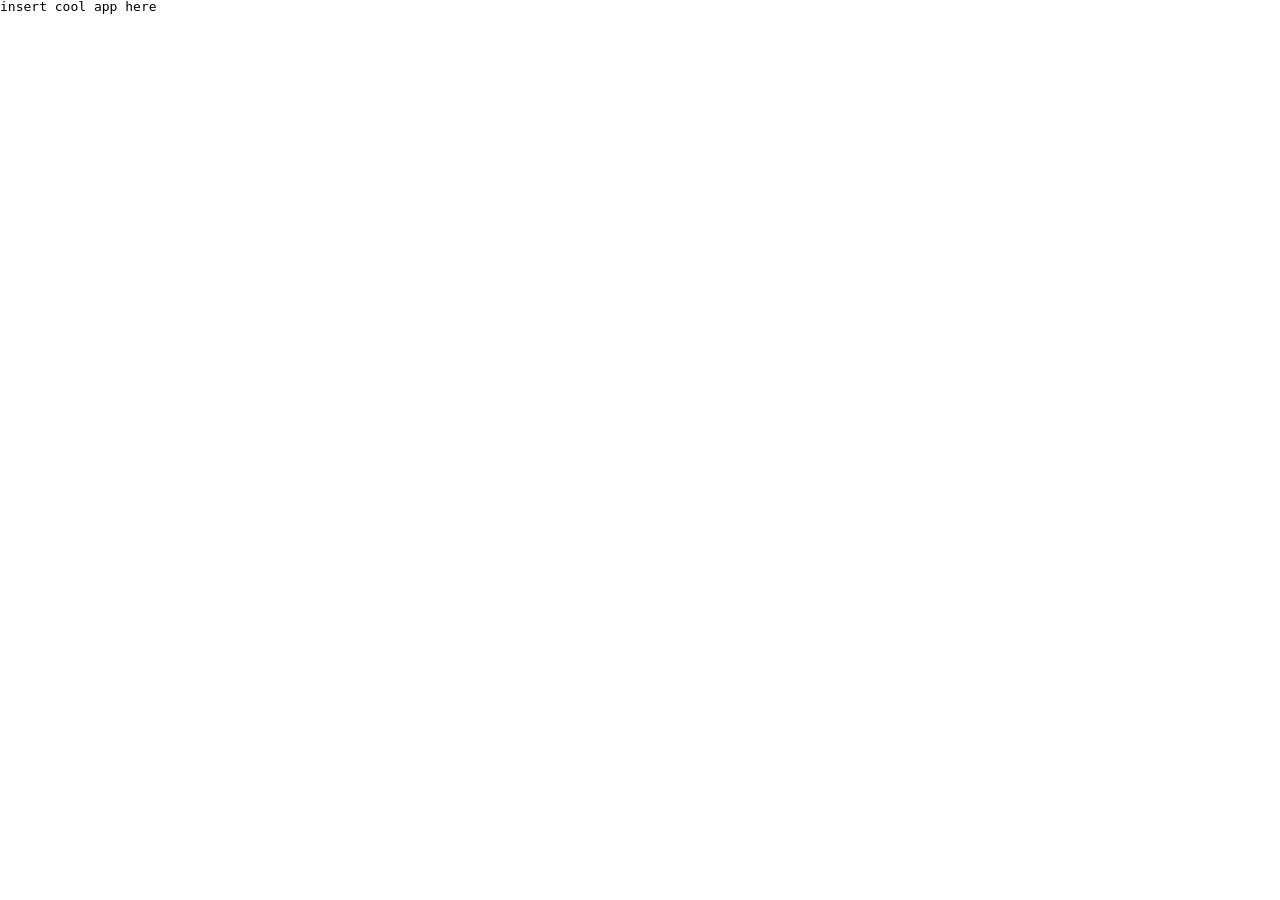
<file: index.html>
<!DOCTYPE html>
<html lang="en">
  <head>
    <meta charset="UTF-8" />
    <meta http-equiv="X-UA-Compatible" content="IE=edge" />
    <meta name="viewport" content="width=device-width, initial-scale=1.0" />
    <title>Design system example</title>
    <link
      rel="stylesheet"
      href="https://fonts.googleapis.com/css2?family=Noto+Serif:ital,wght@0,400;0,700;1,400;1,700&family=Oxygen:wght@300;400;700&display=swap"
    />
    <link rel="stylesheet" href="styles/style.css" />
  </head>
  <body>
    <pre>insert cool app here</pre>
  </body>
</html>
</file>
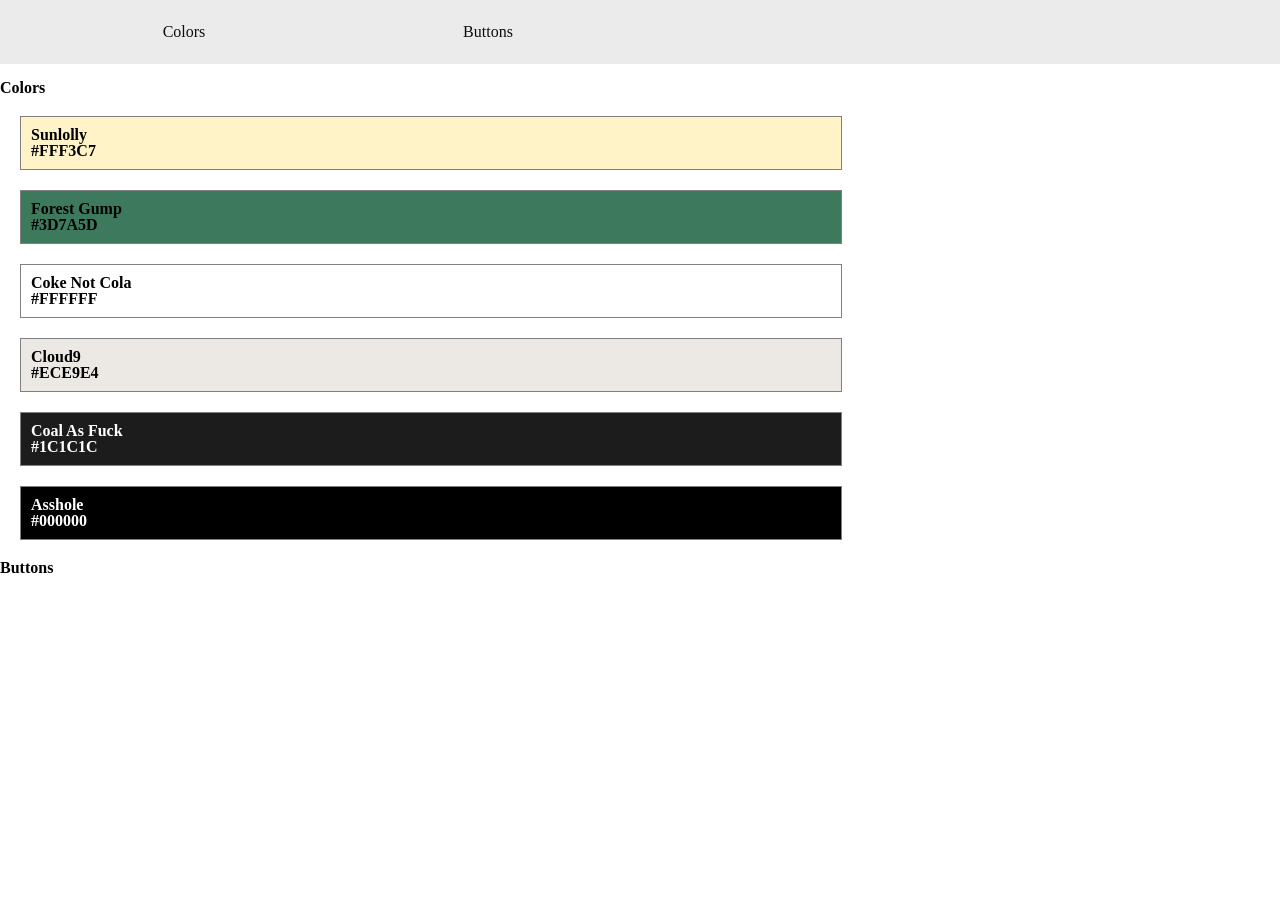
<file: styleguide/index.html>
<!DOCTYPE html>
<html lang="en">
  <head>
    <meta charset="UTF-8" />
    <meta http-equiv="X-UA-Compatible" content="IE=edge" />
    <meta name="viewport" content="width=device-width, initial-scale=1.0" />
    <title>Design system example</title>
    <link
      rel="stylesheet"
      href="https://fonts.googleapis.com/css2?family=Noto+Serif:ital,wght@0,400;0,700;1,400;1,700&family=Oxygen:wght@300;400;700&display=swap"
    />
    <link rel="stylesheet" href="../styles/style.css" />
    <link rel="stylesheet" href="styleguide.css" />
  </head>
  <body>
    <header>
      <nav class="menu">
        <ul class="menu__list">
          <li class="menu__item">
            <a href="#colors" class="menu__link">Colors</a>
          </li>
          <li class="menu__item">
            <a href="#buttons" class="menu__link">Buttons</a>
          </li>
        </ul>
      </nav>
    </header>
    <section class="module" id="colors">
      <h2 class="title">Colors</h2>
      <article class="color --sunlolly">
        <h3 class="color__title">Sunlolly</h3>
        <h4 class="color__code">#fff3c7</h4>
      </article>

      <article class="color --forestgump">
        <h3 class="color__title">Forest Gump</h3>
        <h4 class="color__code">#3d7a5d</h4>
      </article>

      <article class="color --cokenotcola">
        <h3 class="color__title">Coke Not Cola</h3>
        <h4 class="color__code">#ffffff</h4>
      </article>

      <article class="color --cloud9">
        <h3 class="color__title">Cloud9</h3>
        <h4 class="color__code">#ece9e4</h4>
      </article>

      <article class="color --coalasfuck">
        <h3 class="color__title">Coal As Fuck</h3>
        <h4 class="color__code">#1c1c1c</h4>
      </article>

      <article class="color --asshole">
        <h3 class="color__title">Asshole</h3>
        <h4 class="color__code">#000000</h4>
      </article>
    </section>
    <section class="module" id="buttons">
      <h2 class="title">Buttons</h2>
    </section>
  </body>
</html>
</file>
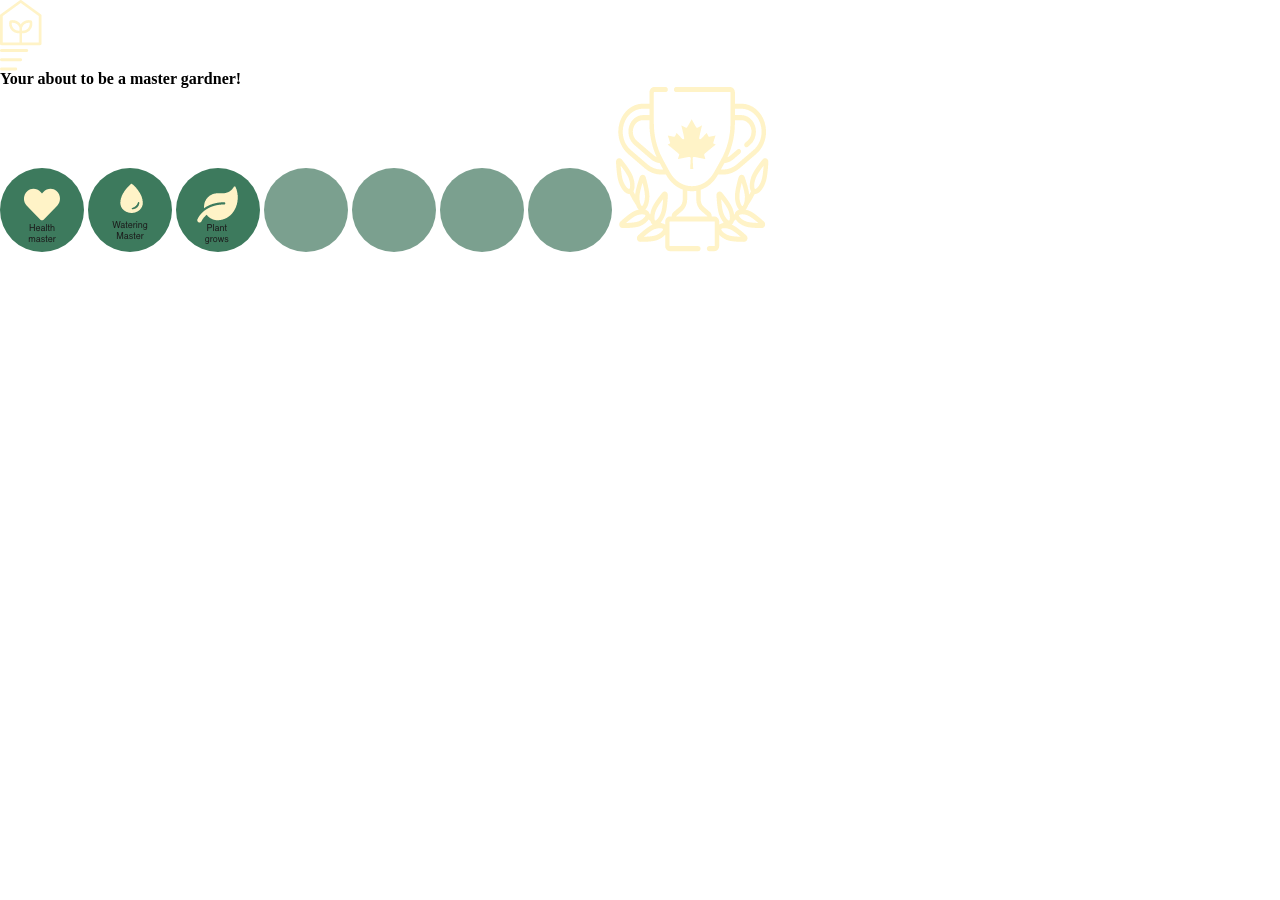
<file: diplom.html>
<!DOCTYPE html>
<html lang="en">
  <head>
    <meta charset="UTF-8" />
    <meta name="viewport" content="width=device-width, initial-scale=1.0" />
    <link
      rel="stylesheet"
      href="https://fonts.googleapis.com/css2?family=Noto+Serif:ital,wght@0,400;0,700;1,400;1,700&family=Oxygen:wght@300;400;700&display=swap"
    />
    <link rel="stylesheet" href="styles/style.css" />
    <title>Diplom</title>
  </head>
  <body>
    <img class="logo" src="img/logo - plant.png" alt="logo" />
    <img class="menu" src="img/burgermenu.png" alt="burgermenu" />
    <h1 class="diplom__title">Your about to be a master gardner!</h1>

    <img class="diplom__awards" src="img/award.png" alt="award" />
    <img class="diplom__awards" src="img/award2.png" alt="award" />
    <img class="diplom__awards" src="img/award3.png" alt="award" />
    <img class="diplom__awards" src="img/none_award.png" alt="award" />
    <img class="diplom__awards" src="img/none_award.png" alt="award" />
    <img class="diplom__awards" src="img/none_award.png" alt="award" />
    <img class="diplom__awards" src="img/none_award.png" alt="award" />
    <img class="diplom__awards" src="img/pokal.png" alt="pokal" />
  </body>
</html>
</file>
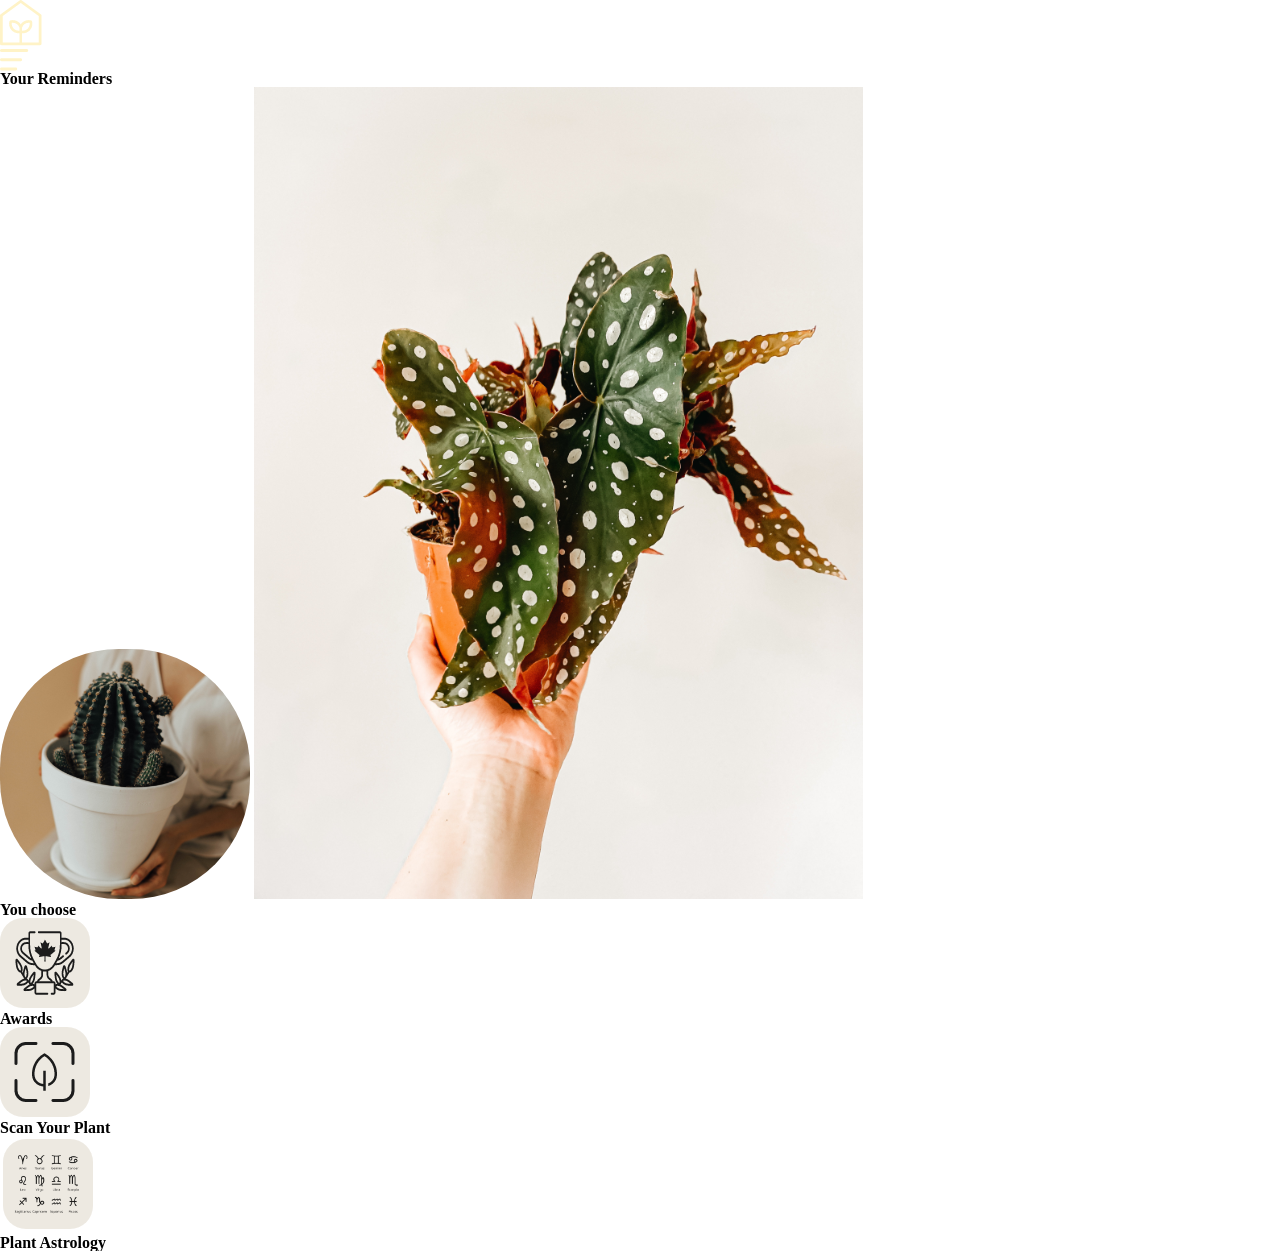
<file: home.html>
<!DOCTYPE html>
<html lang="en">
  <head>
    <meta charset="UTF-8" />
    <meta name="viewport" content="width=device-width, initial-scale=1.0" />
    <link
      rel="stylesheet"
      href="https://fonts.googleapis.com/css2?family=Noto+Serif:ital,wght@0,400;0,700;1,400;1,700&family=Oxygen:wght@300;400;700&display=swap"
    />
    <link rel="stylesheet" href="styles/style.css" />
    <title>plandary__welcome</title>
  </head>
  <body>
    <img class="logo" src="img/logo - plant.png" alt="logo" />
    <img class="menu" src="img/burgermenu.png" alt="burgermenu" />

    <h1 class="home_reminders">Your Reminders</h1>
    <img class="home_reminder1" src="img/reminder.png" alt="reminder" />
    <img class="home_reminder2" src="img/reminder2.png" alt="reminder" />

    <h2 class="home_learn">You choose</h2>

    <section class="home_awards">
      <img src="img/awards.png" alt="Awards" />
      <h4>Awards</h4>
    </section>

    <section class="home_scan">
      <img src="img/scan.png" alt="Scan" />
      <h4>Scan Your Plant</h4>
    </section>

    <section class="home_zodiac">
      <img src="img/zodiac.png" alt="Zodiac" />
      <h4>Plant Astrology</h4>
    </section>
  </body>
</html>
</file>
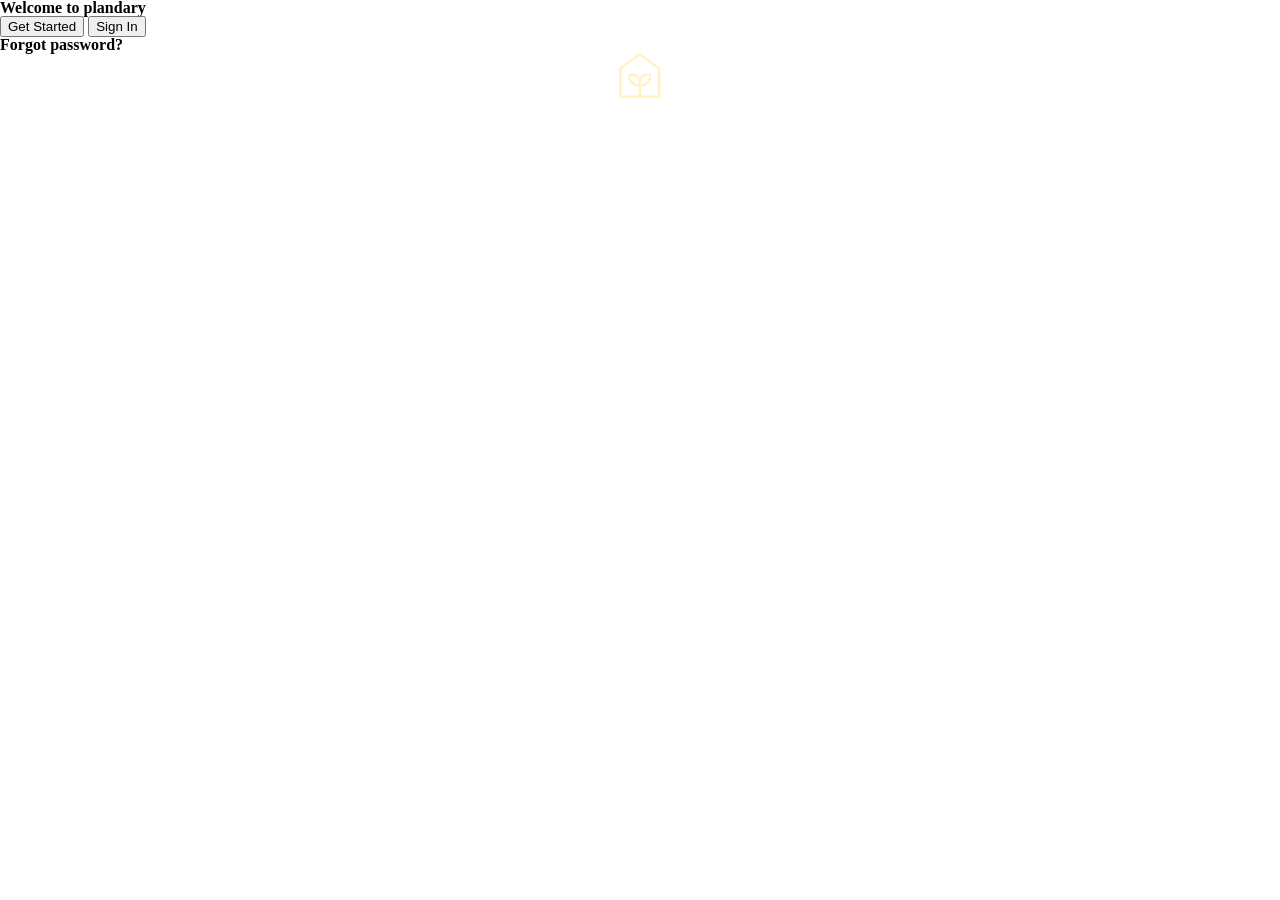
<file: welcome.html>
<!DOCTYPE html>
<html lang="en">
  <head>
    <meta charset="UTF-8" />
    <meta name="viewport" content="width=device-width, initial-scale=1.0" />
    <link
      rel="stylesheet"
      href="https://fonts.googleapis.com/css2?family=Noto+Serif:ital,wght@0,400;0,700;1,400;1,700&family=Oxygen:wght@300;400;700&display=swap"
    />
    <link rel="stylesheet" href="styles/style.css" />
    <title>plandary__welcome</title>
  </head>
  <body>
    <h1 class="title__welcome">Welcome to plandary</h1>
    <button class="welcome_start">Get Started</button>
    <button class="welcome_signin">Sign In</button>
    <h3 class="forgot_password">Forgot password?</h3>
    <img class="applogo" src="img/logo - plant.png" alt="logo" />
  </body>
</html>
</file>
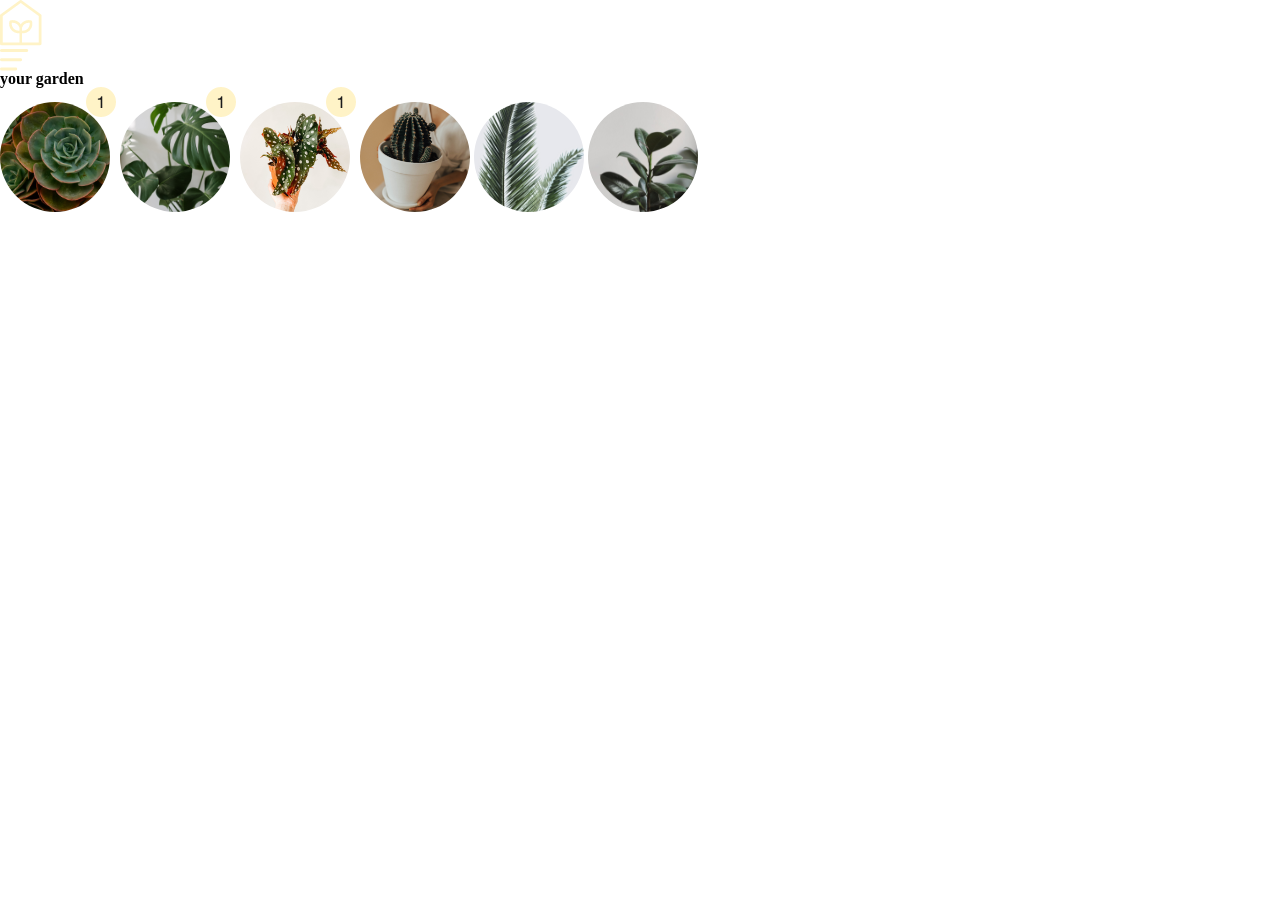
<file: your_garden.html>
<!DOCTYPE html>
<html lang="en">
  <head>
    <meta charset="UTF-8" />
    <meta name="viewport" content="width=device-width, initial-scale=1.0" />
    <link
      rel="stylesheet"
      href="https://fonts.googleapis.com/css2?family=Noto+Serif:ital,wght@0,400;0,700;1,400;1,700&family=Oxygen:wght@300;400;700&display=swap"
    />
    <link rel="stylesheet" href="styles/style.css" />
    <title>Your Garden</title>
  </head>
  <body>
    <img class="logo" src="img/logo - plant.png" alt="logo" />
    <img class="menu" src="img/burgermenu.png" alt="burgermenu" />

    <h1 class="garden_title">your garden</h1>

    <img class="garden_plants" src="img/your_plant.png" alt="plant" />
    <img class="garden_plants" src="img/your_plant2.png" alt="plant" />
    <img class="garden_plants" src="img/your__plant3.png" alt="plant" />
    <img class="garden_plants" src="img/plant1.png" alt="plant" />
    <img class="garden_plants" src="img/plant3.png" alt="plant" />
    <img class="garden_plants" src="img/plant.png" alt="plant" />
  </body>
</html>
</file>
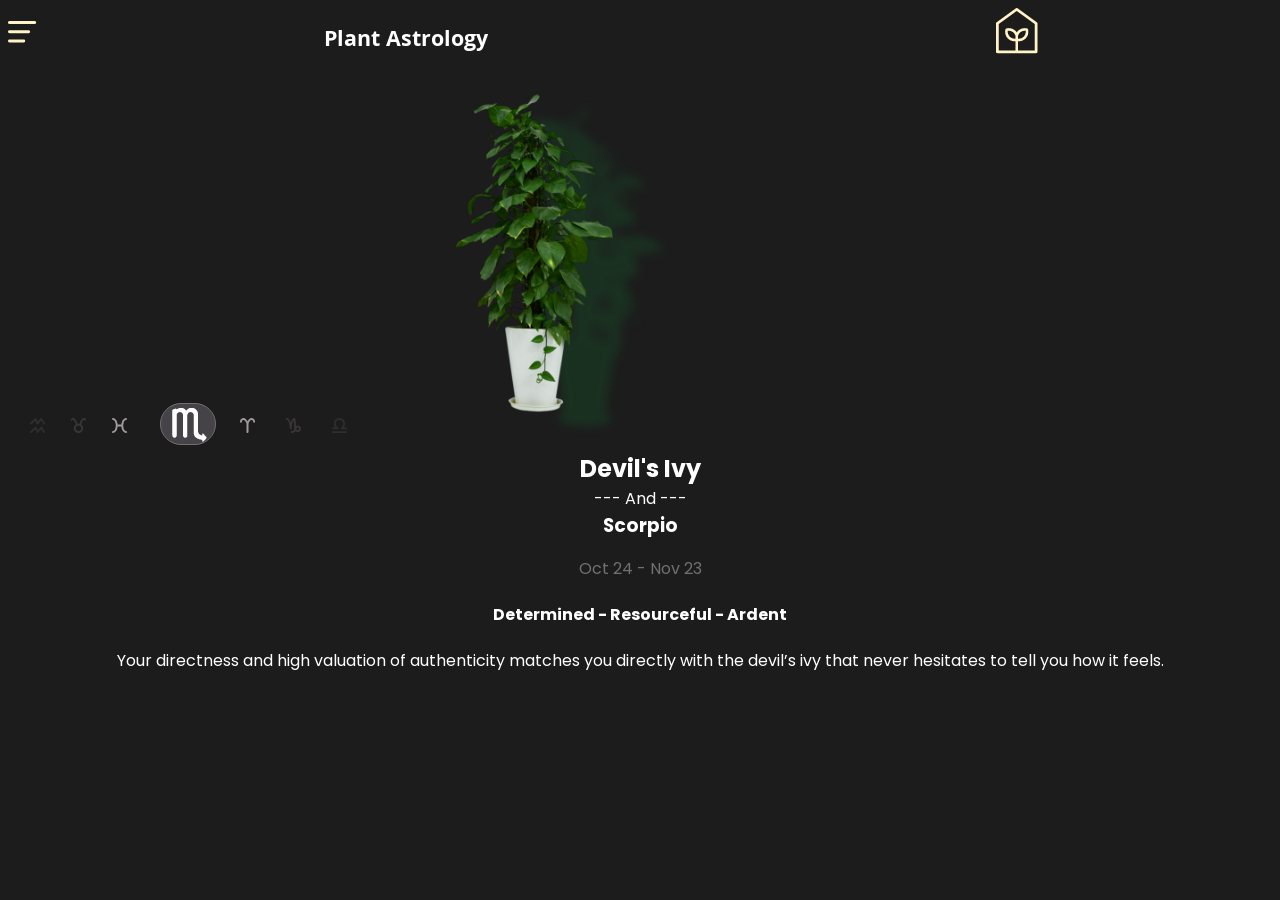
<file: dev/astrology.html>
<!DOCTYPE html>
<html lang="en">
  <head>
    <meta charset="UTF-8" />
    <meta name="viewport" content="width=device-width, initial-scale=1.0" />
    <link
      rel="stylesheet"
      href="https://fonts.googleapis.com/css2?family=Noto+Serif:ital,wght@0,400;0,700;1,400;1,700&family=Oxygen:wght@300;400;700&display=swap"
    />
    <link rel="preconnect" href="https://fonts.gstatic.com" />
    <link
      href="https://fonts.googleapis.com/css2?family=Khula:wght@600&family=Poppins:wght@100&display=swap"
      rel="stylesheet"
    />
    <link rel="stylesheet" href="astrology.css" />
    <title>Plant Astrology</title>
  </head>
  <body class="astrology__body">
    <header class="astrology__header">
      <img class="menu" src="../img/burgermenu.png" alt="burgermenu" />
      <h1 class="astrology__title">Plant Astrology</h1>
      <a href="home/home.html"><img class="logo" src="../img/logo - plant.png" alt="logo" /></a>
    </header>
    <img
      class="astrology_zodiac"
      src="../img/horoskop_karusel.png"
      alt="zodiac signs"
    />
    <link rel="preconnect" href="https://fonts.gstatic.com" />
    <link
      href="https://fonts.googleapis.com/css2?family=Khula:wght@600&family=Poppins:wght@100&display=swap"
      rel="stylesheet"
    />
    <img class="astrology_scorpio" src="../img/astrology.png" alt="scorpio" />
    <section class="astrology__data">
      <h2 class="astrology_name">Devil's Ivy</h2>
      <p class="astrology_tekst">--- And ---</p>
      <h3 class="astrology_name">Scorpio</h3>
      <p class="astrology_date">Oct 24 - Nov 23</p>
      <h4 class="astrology_overskrift">Determined - Resourceful - Ardent</h4>
      <p class="astrology_info">
        Your directness and high valuation of authenticity matches you directly
        with the devil’s ivy that never hesitates to tell you how it feels.
      </p>
    </section>
  </body>
</html>
</file>
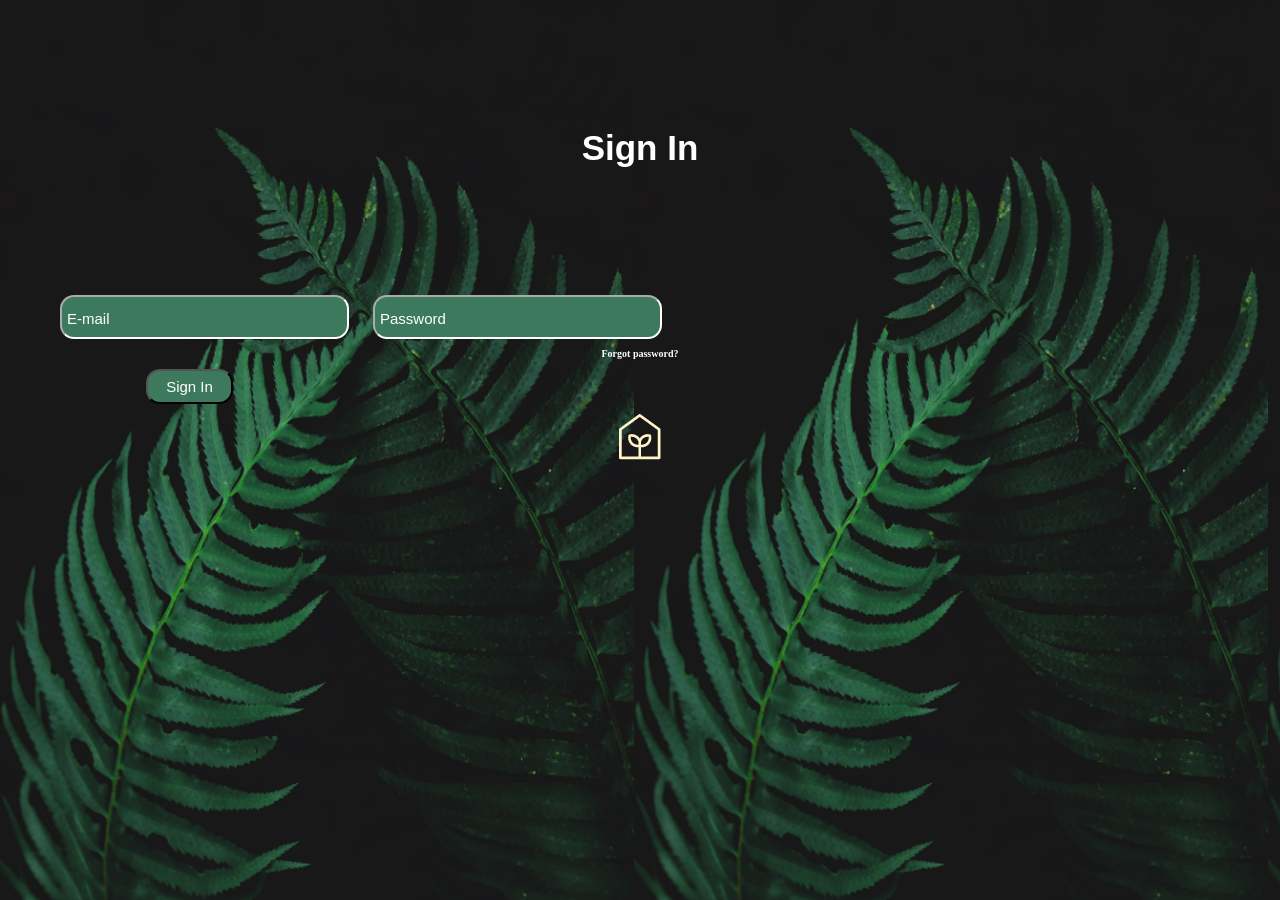
<file: dev/login/signIn.html>
<!DOCTYPE html>
<html lang="en">
  <head>
    <meta charset="UTF-8" />
    <meta name="viewport" content="width=device-width, initial-scale=1.0" />
    <link
      rel="stylesheet"
      href="https://fonts.googleapis.com/css2?family=Noto+Serif:ital,wght@0,400;0,700;1,400;1,700&family=Oxygen:wght@300;400;700&display=swap"
    />
    <link rel="stylesheet" href="../../styles/style.css" />
    <link rel="stylesheet" href="signin.css" />
    <title>Sign In</title>
  </head>
  <body class="signin__body">
    <h1 class="overskrift_signin">Sign In</h1>
    <section class="signin__input">
      <input class="signin_email" type="text" placeholder="E-mail" />
      <input class="signin_password" type="text" placeholder="Password" />
    </section>


    
    <h3 class="signin_forgotpassword">Forgot password?</h3>
    <button class="signin">Sign In</button>
    <footer>
      <img class="applogo" src="../../../img/logo - plant.png" alt="logo" />
    </footer>

    <script src="script_signin.js"></script>
  </body>
</html>
</file>
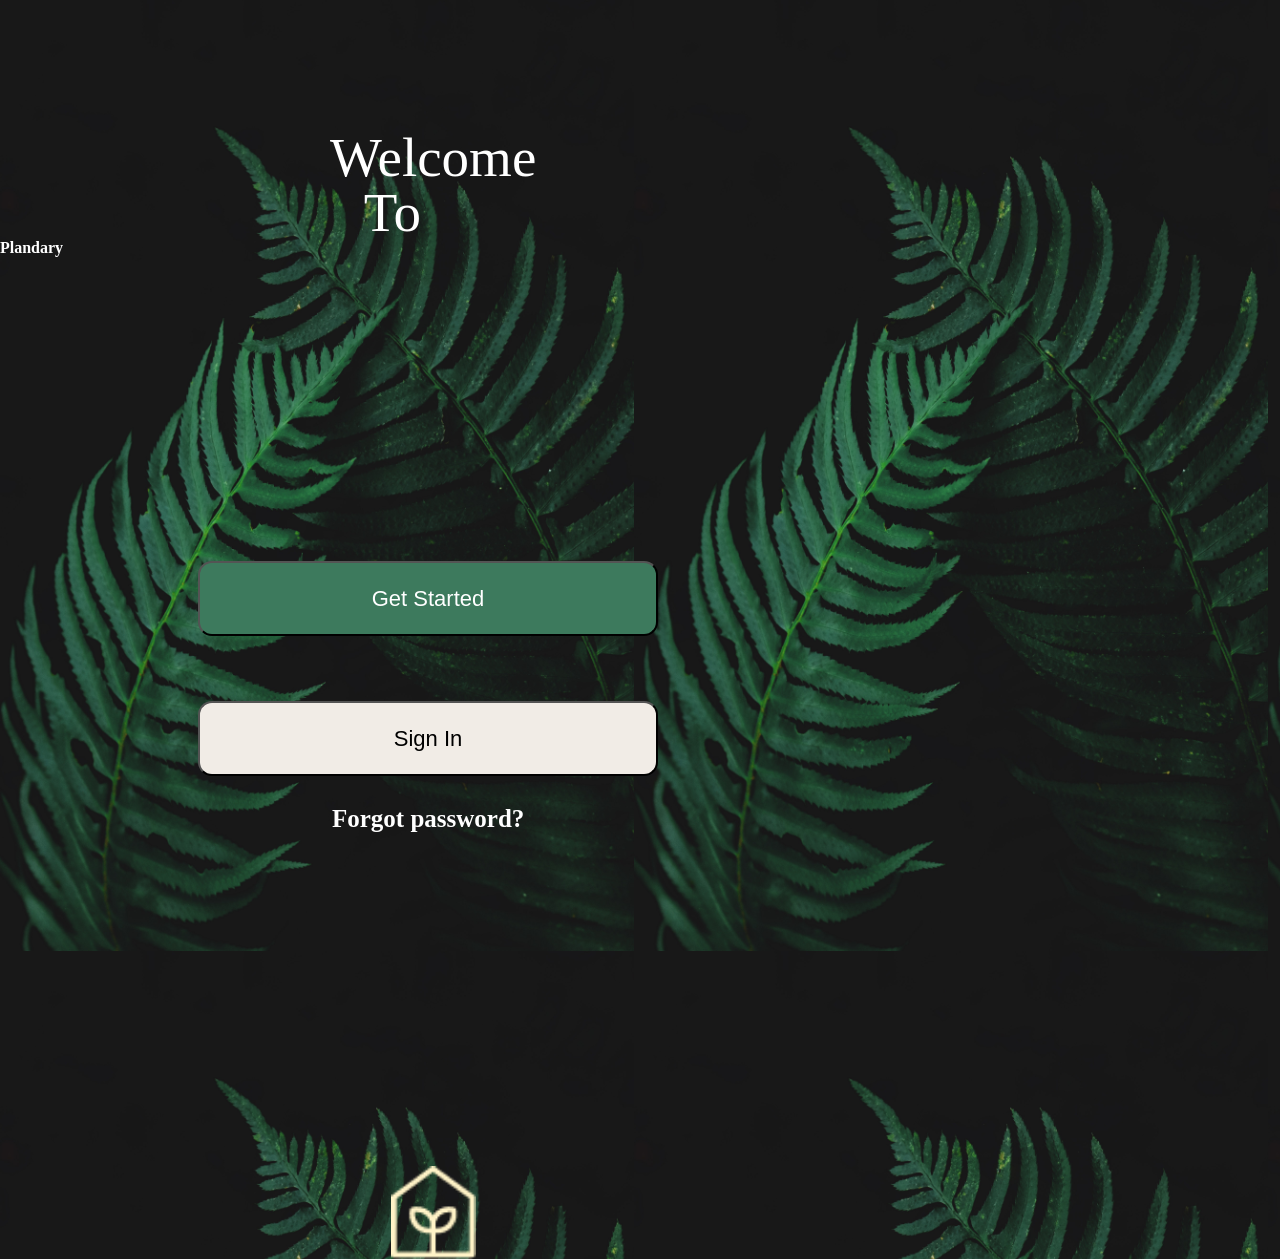
<file: dev/welcome/welcome.html>
<!DOCTYPE html>
<html lang="en">
  <head>
    <meta charset="UTF-8" />
    <meta name="viewport" content="width=device-width, initial-scale=1.0" />
    <link
      rel="stylesheet"
      href="https://fonts.googleapis.com/css2?family=Noto+Serif:ital,wght@0,400;0,700;1,400;1,700&family=Oxygen:wght@300;400;700&display=swap"
    />
    <link rel="preconnect" href="https://fonts.gstatic.com" />
    <link
      href="https://fonts.googleapis.com/css2?family=Khula:wght@600&family=Poppins:wght@100&display=swap"
      rel="stylesheet"
    />
    <link rel="stylesheet" href="../../styles/style.css" />
    <link rel="stylesheet" href="welcome.css" />
    <title>plandary__welcome</title>
  </head>
  <body class="welcome_body">
    <h2 class="title__welcome">Welcome To</h2>
    <h1 class="plandary__welcomeTitle">Plandary</h1>

    <section class="welcome_startandsignin">
      <button class="welcome_start">Get Started</button>
      <BUTton class="welcome_signin">Sign In</BUTton>
    </section>

    <h3 class="forgot_password">Forgot password?</h3>
    <footer>
      <img class="applogo" src="../../img/logo - plant.png" alt="logo" />
    </footer>
    <script src="script_wlc.js"></script>
  </body>
  
</html>
</file>
<file: styles/style.css>
/* Remember to add new modules here:
    @forward 'module_name';
*/
.astrology__body {
  background-color: #1c1c1c;
  color: white;
}
.astrology__body .astrology__header {
  display: grid;
  grid-template-columns: 1fr 2fr 1fr;
}
.astrology__body .astrology__header .logo {
  justify-self: right;
}
.astrology__body .astrology__header .menu {
  margin-top: 13px;
  justify-self: left;
}
.astrology__body .astrology__header .astrology__title {
  font-size: 25px;
}
.astrology__body .astrology_zodiac {
  margin-left: 22px;
}
.astrology__body .astrology_scorpio {
  margin-left: 95px;
  margin-top: 10px;
}
.astrology__body .astrology__data {
  text-align: center;
  padding: 2px;
}
.astrology__body .astrology__data .astrology_date {
  color: #707070;
}

.plantInfo__body {
  background-color: #1c1c1c;
  color: white;
}
.plantInfo__body .plantInfo__header {
  display: grid;
  grid-template-columns: 1fr 1fr;
  justify-content: center;
}
.plantInfo__body .plantInfo__header .logo {
  justify-self: right;
}
.plantInfo__body .plantInfo__header .menu {
  margin-top: 13px;
  justify-self: left;
}
.plantInfo__body .plant__info_light_water_temp {
  margin-top: 60px;
}
.plantInfo__body .sun__info {
  display: flex;
  align-items: flex-start;
  margin-top: 80px;
}
.plantInfo__body .sun__info .plant__info_sun {
  margin-top: 14px;
  margin-right: 20px;
}
.plantInfo__body .water__info {
  display: flex;
  align-items: flex-start;
}
.plantInfo__body .water__info .plant__info_water {
  margin-top: 14px;
  margin-right: 20px;
  margin-left: 5px;
}
.plantInfo__body .temp__info {
  display: flex;
  align-items: flex-start;
}
.plantInfo__body .temp__info .plant__info_temp {
  margin-top: 14px;
  margin-right: 20px;
  margin-left: 5px;
}
.plantInfo__body .plant_reminder {
  margin-top: 130px;
}
.plantInfo__body .plant__checklist {
  display: flex;
  align-items: flex-start;
}
.plantInfo__body .plant_check {
  margin-top: 12px;
  margin-right: 12px;
}
.plantInfo__body .plant__cirkel {
  display: flex;
  justify-content: space-between;
  margin-top: 20px;
}
.plantInfo__body .plant__cirkel .plant_imghealth {
  margin-right: 18px;
}

.signin__body {
  background-image: url(../../../img/background.png);
  color: white;
}

.overskrift_signin {
  color: #ffffff;
  text-align: center;
  margin-top: 130px;
}

.signin__input {
  margin-left: 50px;
  margin-top: 120px;
}
.signin__input .signin_email {
  border-radius: 14px;
  background-color: #3d7a5d;
  border-color: white;
  font-size: 22px;
  padding: 5px;
  margin: 10px;
  height: 30px;
}
.signin__input .signin_password {
  border-radius: 14px;
  background-color: #3d7a5d;
  border-color: white;
  font-size: 22px;
  padding: 5px;
  margin: 10px;
  height: 30px;
}

.signin_email::placeholder {
  color: white;
  font-size: 15px;
}

.signin_password::placeholder {
  color: white;
  font-size: 15px;
}

.signin_forgotpassword {
  color: white;
  font-size: 10px;
  text-align: center;
}

.signin {
  border-radius: 14px;
  background-color: #3d7a5d;
  font-size: 15px;
  padding: 5px;
  margin: 10px;
  color: white;
  height: 35px;
  margin-left: 146px;
}

.applogo {
  margin-top: 180px;
  display: block;
  margin: auto;
}

/* 
Eric Meyer's CSS Reset
http://meyerweb.com/eric/tools/css/reset/
v1.0 | 20080212
CSSresetr
*/
html, body, div, span, applet, object, iframe,
h1, h2, h3, h4, h5, h6, p, blockquote, pre,
a, abbr, acronym, address, big, cite, code,
del, dfn, em, font, img, ins, kbd, q, s, samp,
small, strike, strong, sub, sup, tt, var,
b, u, i, center,
dl, dt, dd, ol, ul, li,
fieldset, form, label, legend,
table, caption, tbody, tfoot, thead, tr, th, td {
  margin: 0;
  padding: 0;
  border: 0;
  outline: 0;
  font-size: 100%;
  vertical-align: baseline;
  background: transparent;
}

body {
  line-height: 1;
}

ol, ul {
  list-style: none;
}

blockquote, q {
  quotes: none;
}

blockquote:before, blockquote:after,
q:before, q:after {
  content: "";
  content: none;
}

/* remember to define focus styles! */
:focus {
  outline: 0;
}

/* remember to highlight inserts somehow! */
ins {
  text-decoration: none;
}

del {
  text-decoration: line-through;
}

/* tables still need 'cellspacing="0"' in the markup */
table {
  border-collapse: collapse;
  border-spacing: 0;
}

.menu {
  text-align: right;
  display: flex;
  justify-content: flex-start;
}

.menu__link {
  display: block;
  padding: 0.5rem 2rem;
  color: #0e0e0e;
  text-decoration: none;
}

.menu__link:hover, .menu__link.--active {
  color: #ad1f1f;
  font-weight: bold;
  top: 0;
  left: 0;
}

.menu__list {
  display: grid;
  grid-template-columns: 1fr 1fr 1fr 1fr;
  width: 100vw;
  padding: 1rem 2rem;
  background-color: #ebebeb;
  margin: 0 0 1rem 0;
  min-width: 300px;
  justify-items: center;
}

.menu__item {
  display: block;
}

/* @use '../general' as *; this enables the usage of all variables and mixins from the general folder */
</file>
<file: styleguide/styleguide.css>
/*body {
  /*background-color: #c4c4e2;
}
*/

.menu {
  text-align: right;
  display: flex;
  justify-content: flex-start;
}

.menu__link {
  display: block;
  padding: 0.5rem 2rem;
  color: #0e0e0e;
  text-decoration: none;
}

.menu__link:hover,
.menu__link.--active {
  color: #ad1f1f;
  font-weight: bold;
  top: 0;
  left: 0;
}

.menu__list {
  display: grid;
  grid-template-columns: 1fr 1fr 1fr 1fr;
  width: 100vw;
  padding: 1rem 2rem;
  background-color: #ebebeb;
  margin: 0 0 1rem 0;
  min-width: 300px;
  justify-items: center;
}

.menu__item {
  display: block;
}

.color {
  border: 1px solid grey;
  width: 50rem;
  padding: 10px;
  margin: 20px;
}
.--sunlolly {
  background-color: #fff3c7;
}

.--forestgump {
  background-color: #3d7a5d;
}

.--cokenotcola {
  background-color: #ffffff;
}

.--cloud9 {
  background-color: #ece9e4;
}
.--coalasfuck {
  color: white;
  background-color: #1c1c1c;
}

.--asshole {
  color: white;
  background-color: #000000;
}

.color__code {
  text-transform: uppercase;
}
</file>
<file: dev/astrology.css>
.astrology__body {
  background-color: #1c1c1c;
  color: white;
}
.astrology__body .astrology__header {
  display: grid;
  grid-template-columns: 1fr 2fr 1fr;
}
.astrology__body .astrology__header .logo {
  justify-self: right;
  padding-left: 40px;
}
.astrology__body .astrology__header .menu {
  margin-top: 13px;
  justify-self: left;
}
.astrology__body .astrology__header .astrology__title {
  font-size: 23px;
  font-family: "Khula", sans-serif;
}
.astrology__body .astrology_zodiac {
  margin-left: 22px;
}
.astrology__body .astrology_scorpio {
  margin-left: 95px;
  margin-top: 10px;
  font-family: "Poppins", sans-serif;
}
.astrology__body .astrology__data {
  text-align: center;
  padding: 2px;
  font-family: "Poppins", sans-serif;
}
.astrology__body .astrology__data .astrology_date {
  color: #707070;
}
.astrology__body .astrology_name {
  margin: 0;
}
.astrology__body .astrology_tekst {
  margin: 0;
}
</file>
<file: dev/login/signin.css>
.signin__body {
  background-image: url(../../../img/background.png);
  color: white;
}

.overskrift_signin {
  color: #ffffff;
  text-align: center;
  margin-top: 130px;
  font-family: "Khula", sans-serif;
  font-size: 35px;
}

.signin__input {
  margin-left: 50px;
  margin-top: 120px;
}
.signin__input .signin_email {
  border-radius: 14px;
  background-color: #3d7a5d;
  border-color: white;
  font-size: 22px;
  padding: 5px;
  margin: 10px;
  height: 30px;
  font-family: "Poppins", sans-serif;
}
.signin__input .signin_password {
  border-radius: 14px;
  background-color: #3d7a5d;
  border-color: white;
  font-size: 22px;
  padding: 5px;
  margin: 10px;
  height: 30px;
  font-family: "Poppins", sans-serif;
}

.signin_email::placeholder {
  color: white;
  font-size: 15px;
}

.signin_password::placeholder {
  color: white;
  font-size: 15px;
}

.signin_forgotpassword {
  color: white;
  font-size: 10px;
  text-align: center;
}

.signin {
  border-radius: 14px;
  display: block;
  margin: auto;
  background-color: #3d7a5d;
  font-size: 15px;
  padding: 5px;
  margin: 10px;
  color: white;
  height: 35px;
  margin-left: 146px;
  width: 87px;
  font-family: "Poppins", sans-serif;
}

.applogo {
  margin-top: 40px;
  display: block;
  margin: auto;
}
</file>
<file: dev/welcome/welcome.css>
.body {
  background-color: white;
  text-align: center;
}

.welcome_body {
  background-image: url(../../../img/background.png);
  color: white;
}

.title__welcome {
  color: #ffffff;
  text-align: center;
  margin-top: 130px;
  font-size: 55px;
  width: 125px;
  margin-left: 330px;
  font-weight: 450;
}

.title__to {
  color: #ffffff;
  text-align: center;
  margin-top: 35px;
  font-size: 55px;
  width: 125px;
  margin-left: 368px;
}

.title__plandary {
  color: #ffffff;
  text-align: center;
  margin-top: 35px;
  font-size: 55px;
  width: 125px;
  margin-left: 330px;
}

.welcome_start {
  border-radius: 14px;
  background-color: #3d7a5d;
  font-size: 22px;
  padding: 5px;
  margin: 10px;
  height: 75px;
  width: 460px;
}

.welcome_signin {
  border-radius: 14px;
  background-color: #F1ECE6;
  font-size: 22px;
  padding: 5px;
  margin: 10px;
  height: 75px;
  width: 460px;
  position: fixed;
  margin-top: 150px;
}

.welcome_startandsignin {
  margin-left: 188px;
  margin-top: 295px;
  display: grid;
  position: fixed;
}

.welcome_start {
  color: white;
}

.forgot_password {
  color: white;
  font-size: 25px;
  text-align: center;
  margin-top: 550px;
  position: fixed;
  margin-left: 332px;
}

.applogo {
  margin-top: 910px;
  display: block;
  margin-left: 391px;
  width: 85px;
}
</file>
